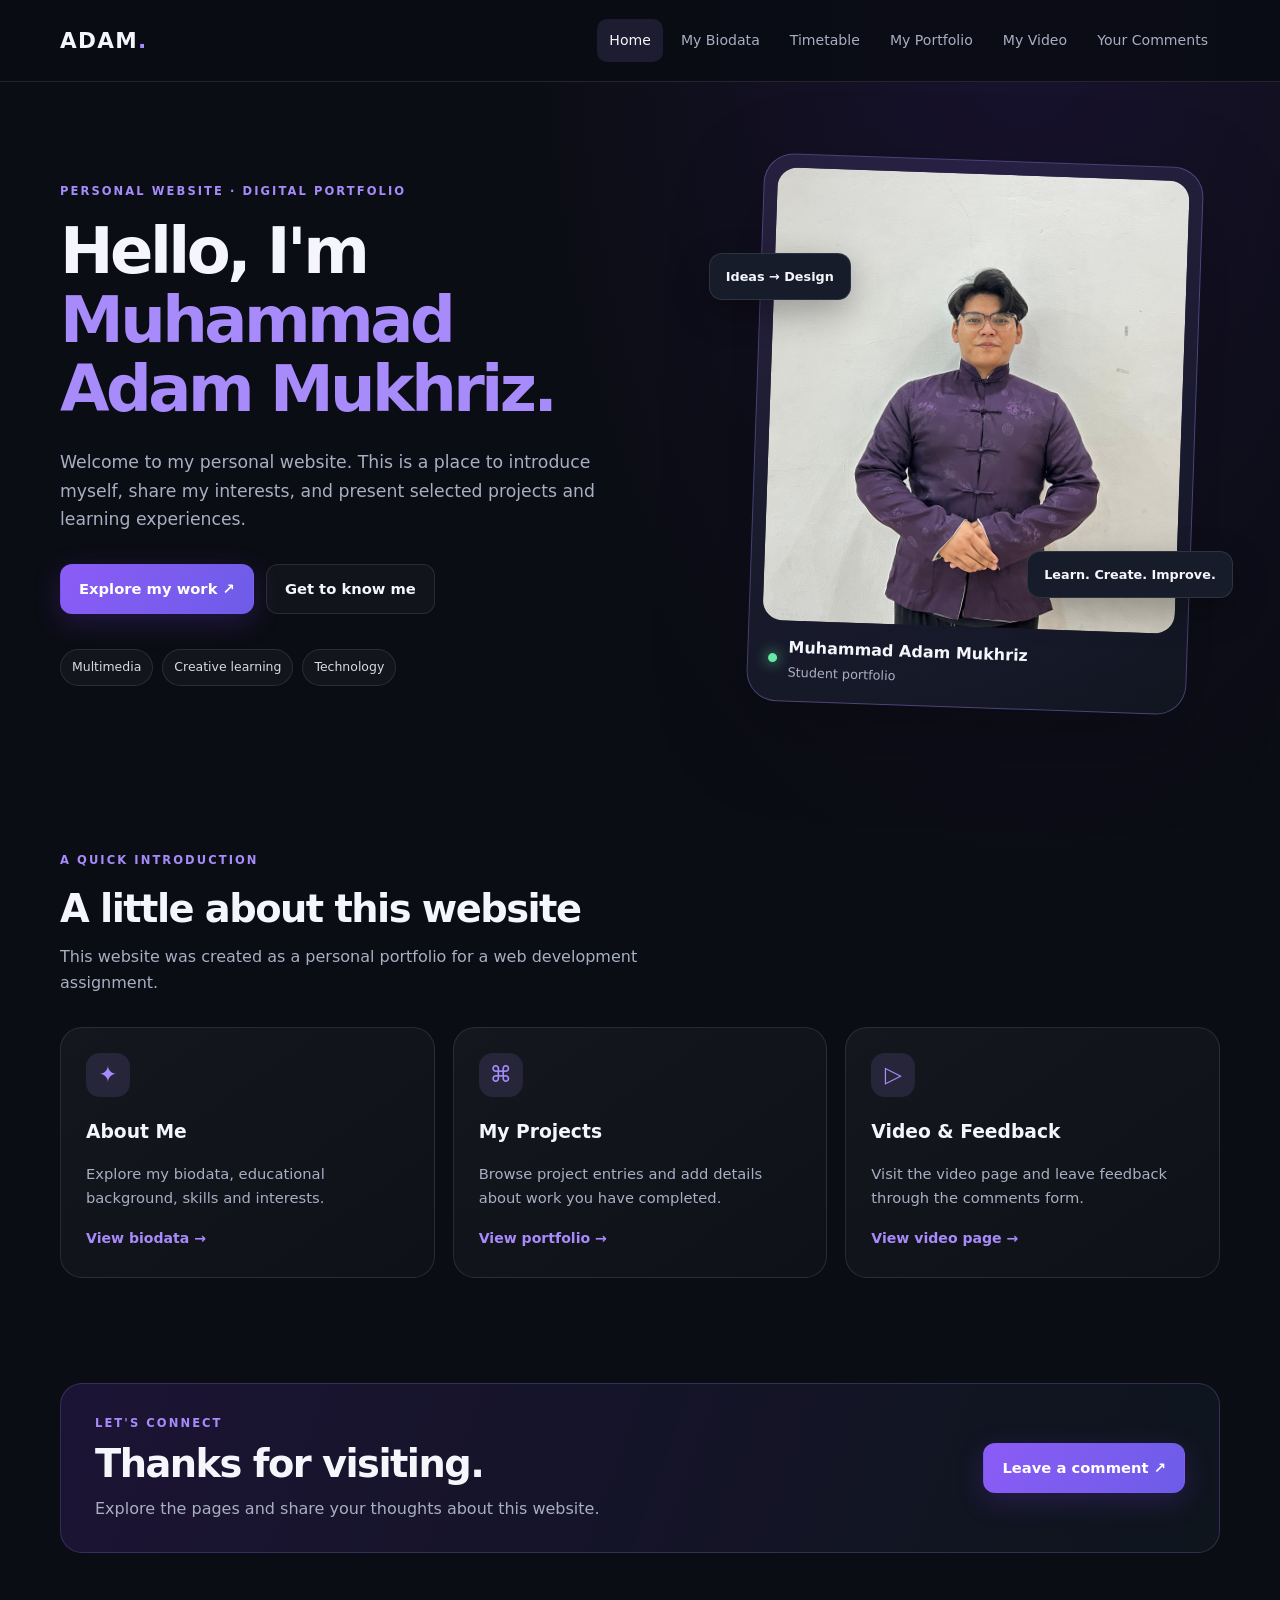
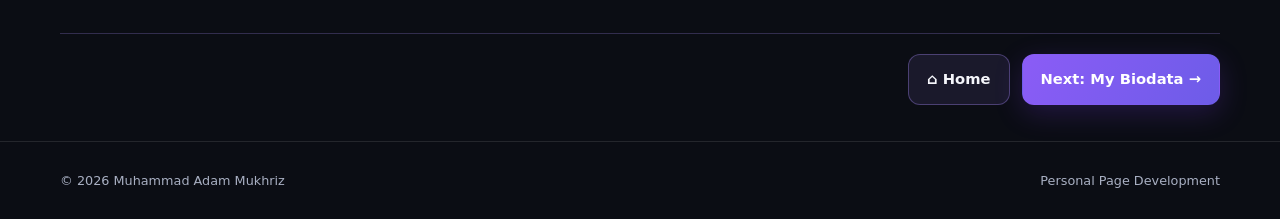
<file: index.html>
<!DOCTYPE html>
<html lang="en">
<head>
  <meta charset="UTF-8">
  <meta name="viewport" content="width=device-width, initial-scale=1.0">
  <meta name="description" content="The personal portfolio of Muhammad Adam Mukhriz.">
  <title>Home | Muhammad Adam Mukhriz</title>
  <link rel="stylesheet" href="css/style.css">
  <script src="js/script.js" defer></script>
</head>
<body>
<header class="site-header">
  <a class="brand" href="index.html">ADAM<span>.</span></a>
  <button class="menu-toggle" aria-label="Open navigation" aria-expanded="false">☰</button>
  <nav class="nav-links" aria-label="Main navigation">
    <a class="active" href="index.html">Home</a><a href="biodata.html">My Biodata</a><a href="timetable.html">Timetable</a>
    <a href="portfolio.html">My Portfolio</a><a href="video.html">My Video</a><a href="comments.html">Your Comments</a>
  </nav>
</header>
<main>
  <section class="hero container">
    <div class="hero-copy reveal">
      <p class="eyebrow">PERSONAL WEBSITE · DIGITAL PORTFOLIO</p>
      <h1>Hello, I'm<br><span>Muhammad Adam Mukhriz.</span></h1>
      <p class="lead">Welcome to my personal website. This is a place to introduce myself, share my interests, and present selected projects and learning experiences.</p>
      <div class="button-row"><a class="button primary" href="portfolio.html">Explore my work ↗</a><a class="button secondary" href="biodata.html">Get to know me</a></div>
      <div class="hero-tags"><span>Multimedia</span><span>Creative learning</span><span>Technology</span></div>
    </div>
    <div class="hero-visual reveal">
      <div class="portrait-frame">
        <img src="images\IMG-20260427-WA0046.jpg" alt="Illustrated placeholder profile portrait">
        <div class="portrait-caption"><span class="status-dot"></span><div><strong>Muhammad Adam Mukhriz</strong><small>Student portfolio</small></div></div>
      </div>
      <div class="floating-note note-one">Ideas → Design</div><div class="floating-note note-two">Learn. Create. Improve.</div>
    </div>
  </section>
  <section class="section container">
    <div class="section-heading"><p class="eyebrow">A QUICK INTRODUCTION</p><h2>A little about this website</h2><p>This website was created as a personal portfolio for a web development assignment.</p></div>
    <div class="feature-grid">
      <article class="feature-card reveal"><div class="feature-icon">✦</div><h3>About Me</h3><p>Explore my biodata, educational background, skills and interests.</p><a href="biodata.html" class="text-link">View biodata →</a></article>
      <article class="feature-card reveal"><div class="feature-icon">⌘</div><h3>My Projects</h3><p>Browse project entries and add details about work you have completed.</p><a href="portfolio.html" class="text-link">View portfolio →</a></article>
      <article class="feature-card reveal"><div class="feature-icon">▷</div><h3>Video & Feedback</h3><p>Visit the video page and leave feedback through the comments form.</p><a href="video.html" class="text-link">View video page →</a></article>
    </div>
  </section>
  <section class="cta container reveal"><div><p class="eyebrow">LET'S CONNECT</p><h2>Thanks for visiting.</h2><p>Explore the pages and share your thoughts about this website.</p></div><a class="button primary" href="comments.html">Leave a comment ↗</a></section>
</main>

  <nav class="page-navigation container" aria-label="Page navigation">
    <span class="page-nav-spacer" aria-hidden="true"></span>
    <a class="button home-button" href="index.html">⌂ Home</a>
    <a class="button primary" href="biodata.html">Next: My Biodata →</a>
  </nav>

<footer class="site-footer"><span>© <span class="current-year"></span> Muhammad Adam Mukhriz</span><span>Personal Page Development</span></footer>
</body>
</html>
</file>
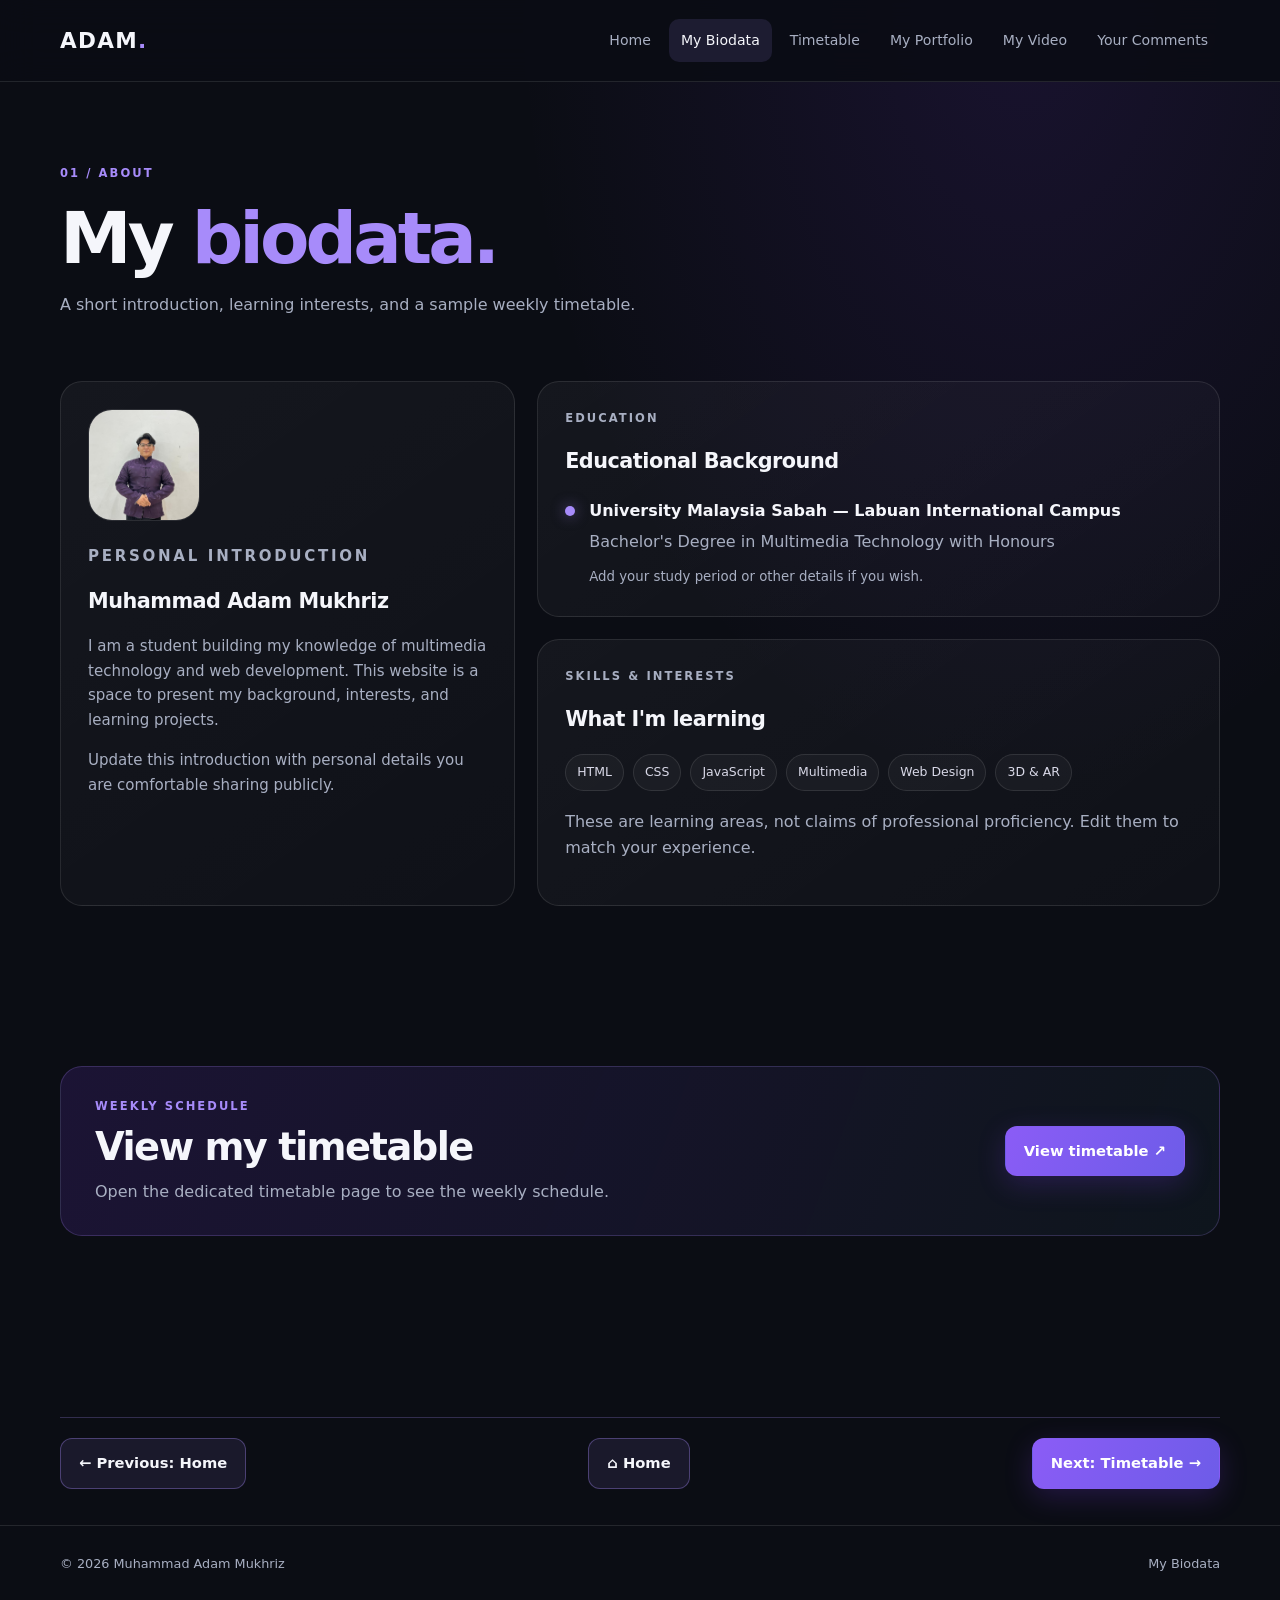
<file: biodata.html>
<!DOCTYPE html>
<html lang="en">
<head><meta charset="UTF-8"><meta name="viewport" content="width=device-width, initial-scale=1.0"><meta name="description" content="Biodata, skills, interests and timetable."><title>My Biodata | Muhammad Adam Mukhriz</title><link rel="stylesheet" href="css/style.css"><script src="js/script.js" defer></script></head>
<body>
<header class="site-header"><a class="brand" href="index.html">ADAM<span>.</span></a><button class="menu-toggle" aria-label="Open navigation" aria-expanded="false">☰</button><nav class="nav-links" aria-label="Main navigation"><a href="index.html">Home</a><a class="active" href="biodata.html">My Biodata</a><a href="timetable.html">Timetable</a><a href="portfolio.html">My Portfolio</a><a href="video.html">My Video</a><a href="comments.html">Your Comments</a></nav></header>
<main>
  <section class="page-hero container"><p class="eyebrow">01 / ABOUT</p><h1>My <span>biodata.</span></h1><p>A short introduction, learning interests, and a sample weekly timetable.</p></section>
  <section class="container content-grid">
    <article class="panel profile-panel reveal"><img class="profile-small" src="images\IMG-20260427-WA0046.jpg" alt="Illustrated placeholder profile portrait"><p class="eyebrow">PERSONAL INTRODUCTION</p><h2>Muhammad Adam Mukhriz</h2><p>I am a student building my knowledge of multimedia technology and web development. This website is a space to present my background, interests, and learning projects.</p><p class="muted">Update this introduction with personal details you are comfortable sharing publicly.</p></article>
    <div class="stack">
      <article class="panel reveal"><p class="eyebrow">EDUCATION</p><h2>Educational Background</h2><div class="timeline-item"><span class="timeline-dot"></span><div><h3>University Malaysia Sabah — Labuan International Campus</h3><p>Bachelor's Degree in Multimedia Technology with Honours</p><small class="muted">Add your study period or other details if you wish.</small></div></div></article>
      <article class="panel reveal"><p class="eyebrow">SKILLS & INTERESTS</p><h2>What I'm learning</h2><div class="chip-list"><span>HTML</span><span>CSS</span><span>JavaScript</span><span>Multimedia</span><span>Web Design</span><span>3D & AR</span></div><p class="muted">These are learning areas, not claims of professional proficiency. Edit them to match your experience.</p></article>
    </div>
  </section>
  <section class="section container"><div class="cta reveal"><div><p class="eyebrow">WEEKLY SCHEDULE</p><h2>View my timetable</h2><p>Open the dedicated timetable page to see the weekly schedule.</p></div><a class="button primary" href="timetable.html">View timetable ↗</a></div></section>
</main>

  <nav class="page-navigation container" aria-label="Page navigation">
    <a class="button secondary" href="index.html">← Previous: Home</a>
    <a class="button home-button" href="index.html">⌂ Home</a>
    <a class="button primary" href="timetable.html">Next: Timetable →</a>
  </nav>

<footer class="site-footer"><span>© <span class="current-year"></span> Muhammad Adam Mukhriz</span><span>My Biodata</span></footer>
</body>
</html>
</file>
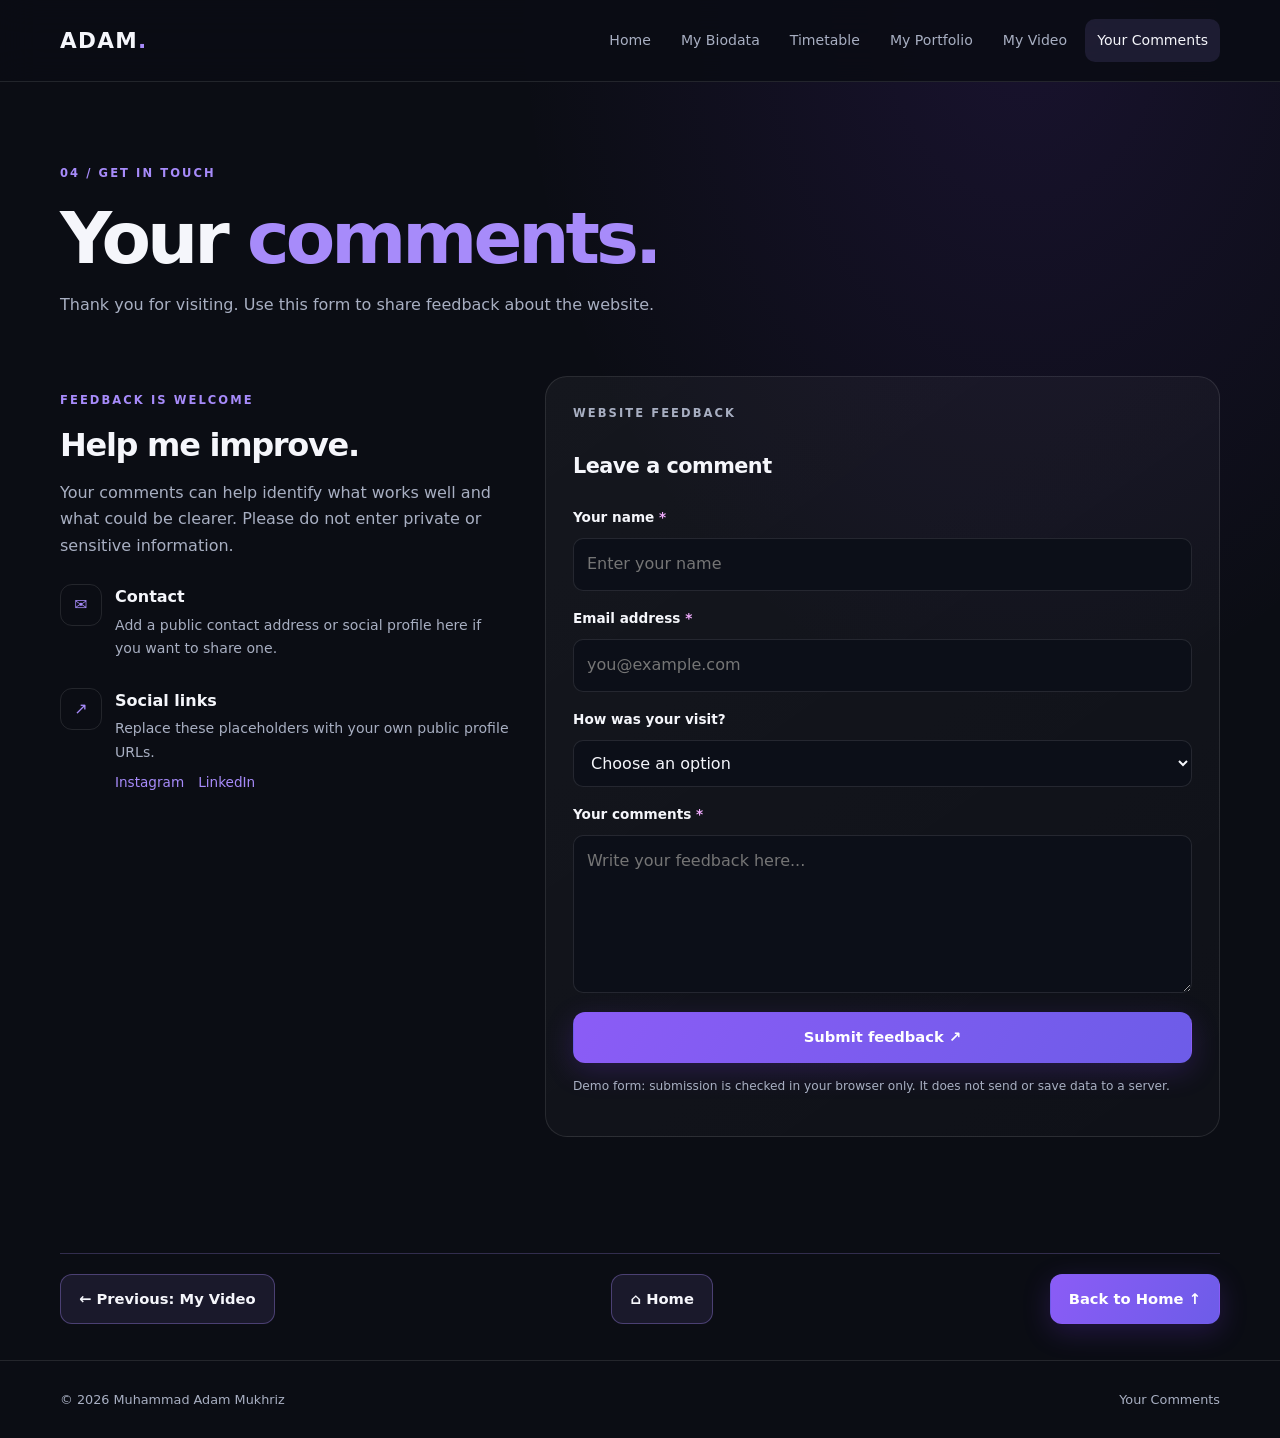
<file: comments.html>
<!DOCTYPE html>
<html lang="en">
<head><meta charset="UTF-8"><meta name="viewport" content="width=device-width, initial-scale=1.0"><meta name="description" content="Leave feedback on this personal portfolio."><title>Your Comments | Muhammad Adam Mukhriz</title><link rel="stylesheet" href="css/style.css"><script src="js/script.js" defer></script></head>
<body>
<header class="site-header"><a class="brand" href="index.html">ADAM<span>.</span></a><button class="menu-toggle" aria-label="Open navigation" aria-expanded="false">☰</button><nav class="nav-links" aria-label="Main navigation"><a href="index.html">Home</a><a href="biodata.html">My Biodata</a><a href="timetable.html">Timetable</a><a href="portfolio.html">My Portfolio</a><a href="video.html">My Video</a><a class="active" href="comments.html">Your Comments</a></nav></header>
<main>
  <section class="page-hero container"><p class="eyebrow">04 / GET IN TOUCH</p><h1>Your <span>comments.</span></h1><p>Thank you for visiting. Use this form to share feedback about the website.</p></section>
  <section class="container contact-layout">
    <div class="contact-copy reveal"><p class="eyebrow">FEEDBACK IS WELCOME</p><h2>Help me improve.</h2><p>Your comments can help identify what works well and what could be clearer. Please do not enter private or sensitive information.</p><div class="contact-detail"><span class="detail-icon">✉</span><div><strong>Contact</strong><p>Add a public contact address or social profile here if you want to share one.</p></div></div><div class="contact-detail"><span class="detail-icon">↗</span><div><strong>Social links</strong><p>Replace these placeholders with your own public profile URLs.</p><div class="social-links"><a href="#" class="placeholder-link">Instagram</a><a href="#" class="placeholder-link">LinkedIn</a></div></div></div></div>
    <form class="panel feedback-form reveal" id="feedback-form">
      <p class="eyebrow">WEBSITE FEEDBACK</p><h2>Leave a comment</h2>
      <label for="name">Your name <span>*</span></label><input id="name" name="name" type="text" placeholder="Enter your name" required>
      <label for="email">Email address <span>*</span></label><input id="email" name="email" type="email" placeholder="you@example.com" required>
      <label for="rating">How was your visit?</label><select id="rating" name="rating"><option value="">Choose an option</option><option>Excellent</option><option>Good</option><option>Average</option><option>Needs improvement</option></select>
      <label for="comments">Your comments <span>*</span></label><textarea id="comments" name="comments" rows="5" placeholder="Write your feedback here..." required></textarea>
      <button class="button primary form-submit" type="submit">Submit feedback ↗</button>
      <p class="form-note">Demo form: submission is checked in your browser only. It does not send or save data to a server.</p><div id="form-message" class="form-message" role="status" aria-live="polite"></div>
    </form>
  </section>
</main>

  <nav class="page-navigation container" aria-label="Page navigation">
    <a class="button secondary" href="video.html">← Previous: My Video</a>
    <a class="button home-button" href="index.html">⌂ Home</a>
    <a class="button primary" href="index.html">Back to Home ↑</a>
  </nav>

<footer class="site-footer"><span>© <span class="current-year"></span> Muhammad Adam Mukhriz</span><span>Your Comments</span></footer>
</body>
</html>
</file>
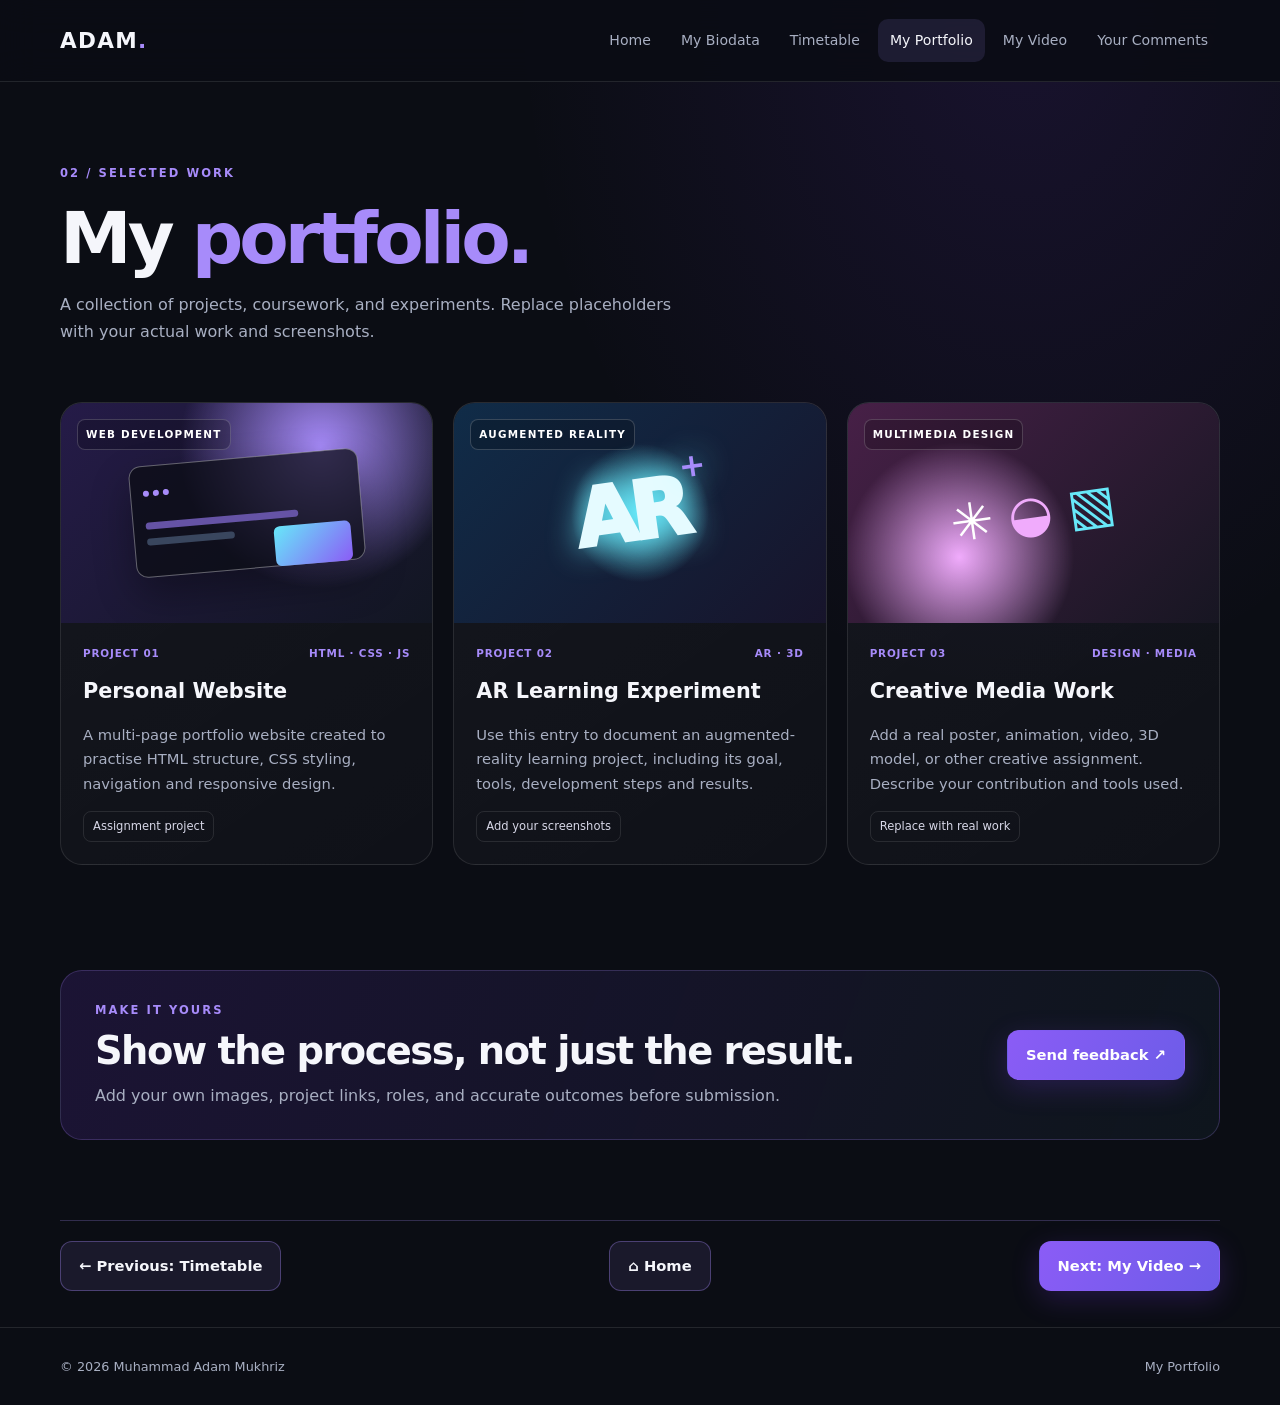
<file: portfolio.html>
<!DOCTYPE html>
<html lang="en">
<head><meta charset="UTF-8"><meta name="viewport" content="width=device-width, initial-scale=1.0"><meta name="description" content="Selected projects and learning work."><title>My Portfolio | Muhammad Adam Mukhriz</title><link rel="stylesheet" href="css/style.css"><script src="js/script.js" defer></script></head>
<body>
<header class="site-header"><a class="brand" href="index.html">ADAM<span>.</span></a><button class="menu-toggle" aria-label="Open navigation" aria-expanded="false">☰</button><nav class="nav-links" aria-label="Main navigation"><a href="index.html">Home</a><a href="biodata.html">My Biodata</a><a href="timetable.html">Timetable</a><a class="active" href="portfolio.html">My Portfolio</a><a href="video.html">My Video</a><a href="comments.html">Your Comments</a></nav></header>
<main>
  <section class="page-hero container"><p class="eyebrow">02 / SELECTED WORK</p><h1>My <span>portfolio.</span></h1><p>A collection of projects, coursework, and experiments. Replace placeholders with your actual work and screenshots.</p></section>
  <section class="container section portfolio-grid">
    <article class="project-card reveal"><div class="project-art art-purple"><span class="art-label">WEB DEVELOPMENT</span><div class="browser-art"><i></i><i></i><i></i><div class="browser-line"></div><div class="browser-block"></div><div class="browser-line short"></div></div></div><div class="project-body"><div class="project-meta"><span>PROJECT 01</span><span>HTML · CSS · JS</span></div><h2>Personal Website</h2><p>A multi-page portfolio website created to practise HTML structure, CSS styling, navigation and responsive design.</p><span class="project-status">Assignment project</span></div></article>
    <article class="project-card reveal"><div class="project-art art-blue"><span class="art-label">AUGMENTED REALITY</span><div class="ar-symbol"><span>AR</span><b>+</b></div></div><div class="project-body"><div class="project-meta"><span>PROJECT 02</span><span>AR · 3D</span></div><h2>AR Learning Experiment</h2><p>Use this entry to document an augmented-reality learning project, including its goal, tools, development steps and results.</p><span class="project-status">Add your screenshots</span></div></article>
    <article class="project-card reveal"><div class="project-art art-pink"><span class="art-label">MULTIMEDIA DESIGN</span><div class="design-symbol"><span>✳</span><span>◒</span><span>▧</span></div></div><div class="project-body"><div class="project-meta"><span>PROJECT 03</span><span>DESIGN · MEDIA</span></div><h2>Creative Media Work</h2><p>Add a real poster, animation, video, 3D model, or other creative assignment. Describe your contribution and tools used.</p><span class="project-status">Replace with real work</span></div></article>
  </section>
  <section class="container cta reveal"><div><p class="eyebrow">MAKE IT YOURS</p><h2>Show the process, not just the result.</h2><p>Add your own images, project links, roles, and accurate outcomes before submission.</p></div><a class="button primary" href="comments.html">Send feedback ↗</a></section>
</main>

  <nav class="page-navigation container" aria-label="Page navigation">
    <a class="button secondary" href="timetable.html">← Previous: Timetable</a>
    <a class="button home-button" href="index.html">⌂ Home</a>
    <a class="button primary" href="video.html">Next: My Video →</a>
  </nav>

<footer class="site-footer"><span>© <span class="current-year"></span> Muhammad Adam Mukhriz</span><span>My Portfolio</span></footer>
</body>
</html>
</file>
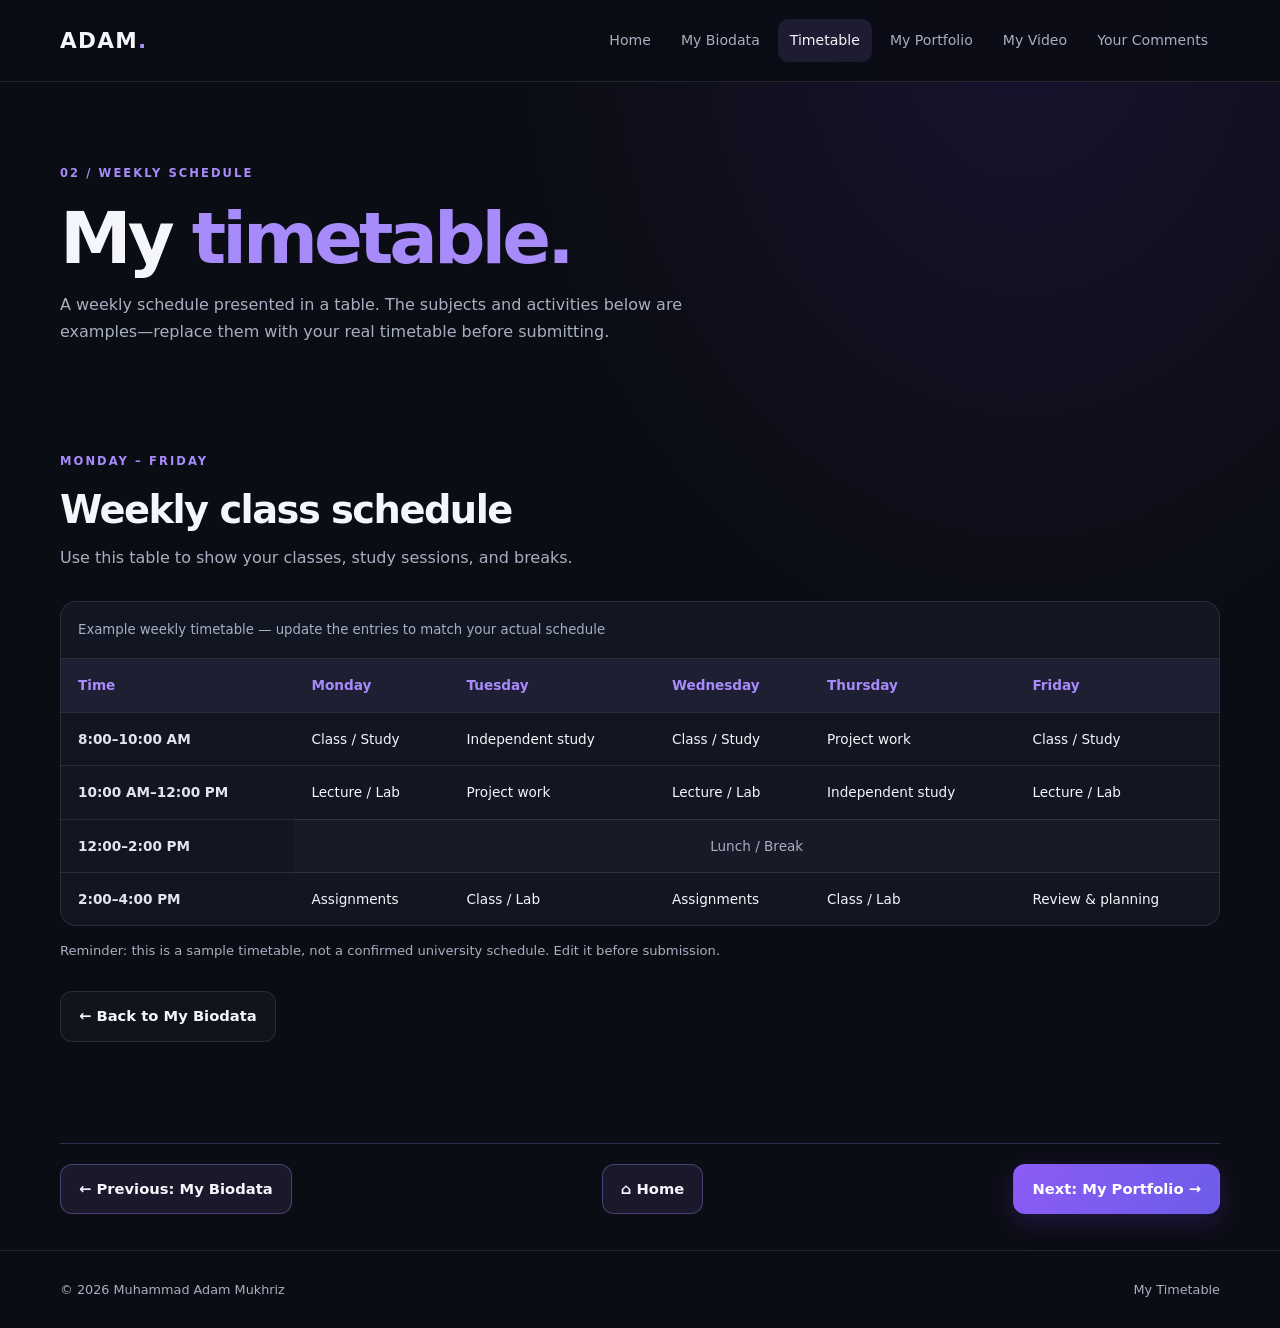
<file: timetable.html>
<!DOCTYPE html>
<html lang="en">
<head>
  <meta charset="UTF-8">
  <meta name="viewport" content="width=device-width, initial-scale=1.0">
  <meta name="description" content="A sample weekly timetable for Muhammad Adam Mukhriz.">
  <title>My Timetable | Muhammad Adam Mukhriz</title>
  <link rel="stylesheet" href="css/style.css">
  <script src="js/script.js" defer></script>
</head>
<body>
<header class="site-header">
  <a class="brand" href="index.html">ADAM<span>.</span></a>
  <button class="menu-toggle" aria-label="Open navigation" aria-expanded="false">☰</button>
  <nav class="nav-links" aria-label="Main navigation">
    <a href="index.html">Home</a>
    <a href="biodata.html">My Biodata</a>
    <a class="active" href="timetable.html">Timetable</a>
    <a href="portfolio.html">My Portfolio</a>
    <a href="video.html">My Video</a>
    <a href="comments.html">Your Comments</a>
  </nav>
</header>
<main>
  <section class="page-hero container">
    <p class="eyebrow">02 / WEEKLY SCHEDULE</p>
    <h1>My <span>timetable.</span></h1>
    <p>A weekly schedule presented in a table. The subjects and activities below are examples—replace them with your real timetable before submitting.</p>
  </section>
  <section class="section container">
    <div class="section-heading">
      <p class="eyebrow">MONDAY – FRIDAY</p>
      <h2>Weekly class schedule</h2>
      <p>Use this table to show your classes, study sessions, and breaks.</p>
    </div>
    <div class="table-wrap">
      <table>
        <caption>Example weekly timetable — update the entries to match your actual schedule</caption>
        <thead>
          <tr><th scope="col">Time</th><th scope="col">Monday</th><th scope="col">Tuesday</th><th scope="col">Wednesday</th><th scope="col">Thursday</th><th scope="col">Friday</th></tr>
        </thead>
        <tbody>
          <tr><th scope="row">8:00–10:00 AM</th><td>Class / Study</td><td>Independent study</td><td>Class / Study</td><td>Project work</td><td>Class / Study</td></tr>
          <tr><th scope="row">10:00 AM–12:00 PM</th><td>Lecture / Lab</td><td>Project work</td><td>Lecture / Lab</td><td>Independent study</td><td>Lecture / Lab</td></tr>
          <tr><th scope="row">12:00–2:00 PM</th><td colspan="5" class="break-cell">Lunch / Break</td></tr>
          <tr><th scope="row">2:00–4:00 PM</th><td>Assignments</td><td>Class / Lab</td><td>Assignments</td><td>Class / Lab</td><td>Review &amp; planning</td></tr>
        </tbody>
      </table>
    </div>
    <p class="note">Reminder: this is a sample timetable, not a confirmed university schedule. Edit it before submission.</p>
    <div class="button-row"><a class="button secondary" href="biodata.html">← Back to My Biodata</a></div>
  </section>
</main>

  <nav class="page-navigation container" aria-label="Page navigation">
    <a class="button secondary" href="biodata.html">← Previous: My Biodata</a>
    <a class="button home-button" href="index.html">⌂ Home</a>
    <a class="button primary" href="portfolio.html">Next: My Portfolio →</a>
  </nav>

<footer class="site-footer"><span>© <span class="current-year"></span> Muhammad Adam Mukhriz</span><span>My Timetable</span></footer>
</body>
</html>
</file>
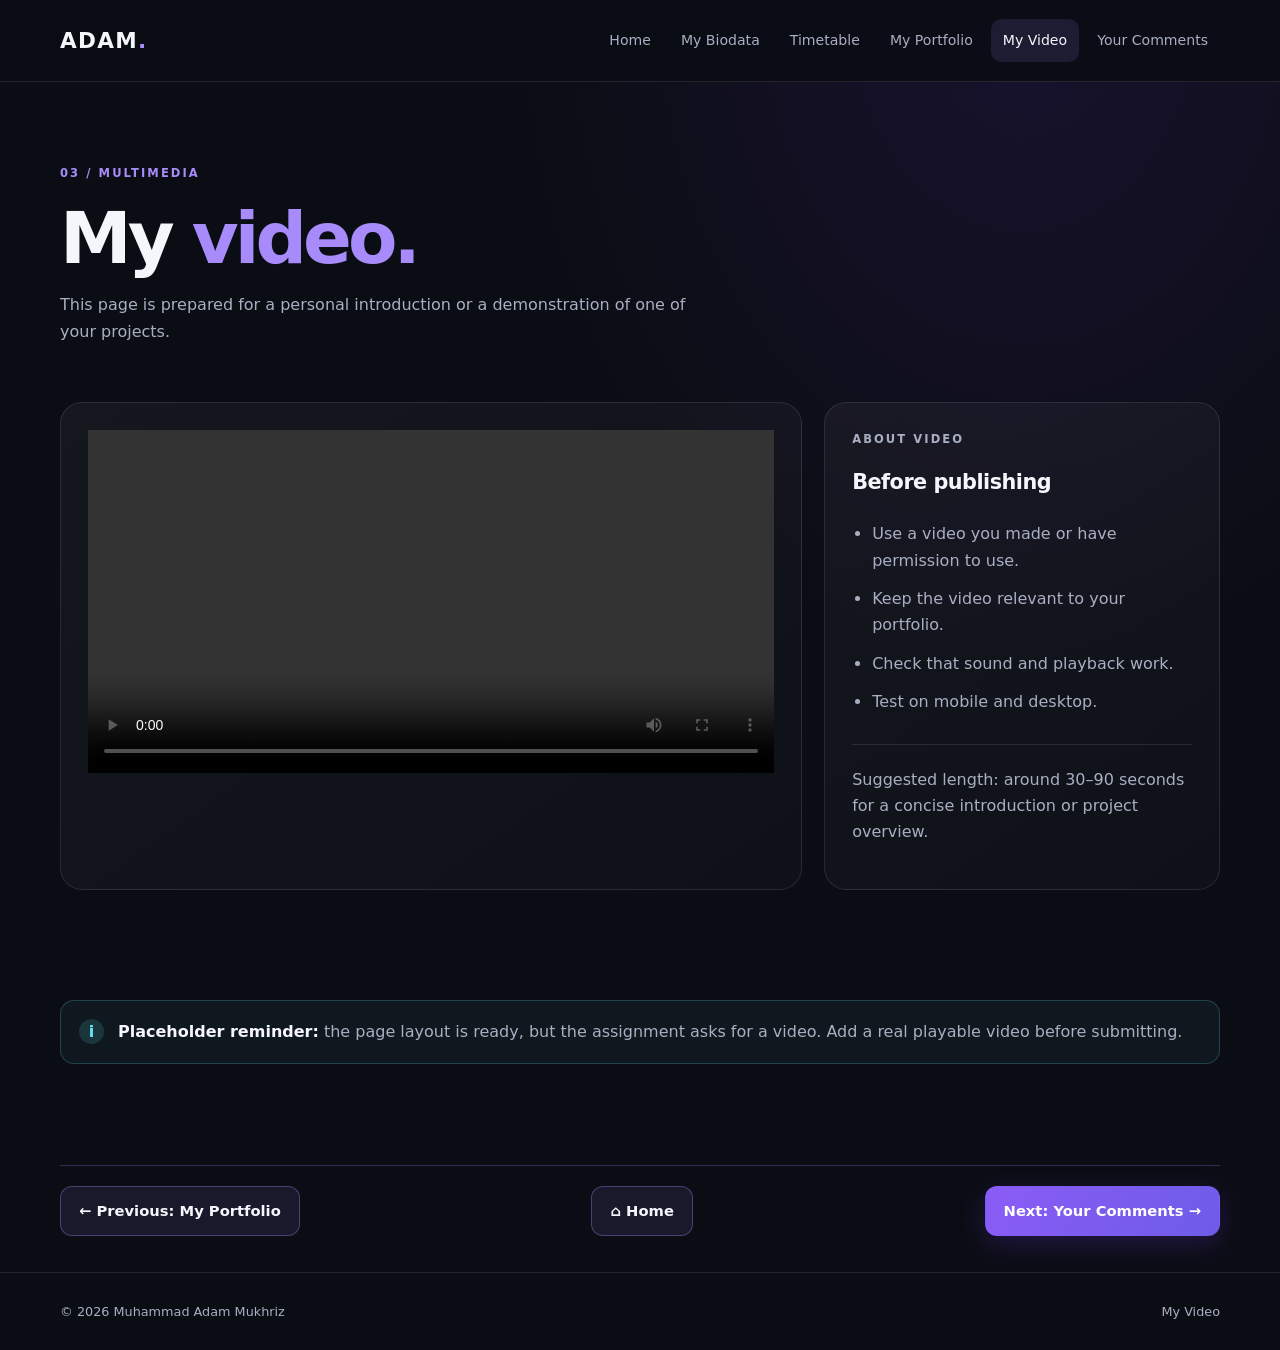
<file: video.html>
<!DOCTYPE html>
<html lang="en">
<head><meta charset="UTF-8"><meta name="viewport" content="width=device-width, initial-scale=1.0"><meta name="description" content="Video page for the personal portfolio."><title>My Video | Muhammad Adam Mukhriz</title><link rel="stylesheet" href="css/style.css"><script src="js/script.js" defer></script></head>
<body>
<header class="site-header"><a class="brand" href="index.html">ADAM<span>.</span></a><button class="menu-toggle" aria-label="Open navigation" aria-expanded="false">☰</button><nav class="nav-links" aria-label="Main navigation"><a href="index.html">Home</a><a href="biodata.html">My Biodata</a><a href="timetable.html">Timetable</a><a href="portfolio.html">My Portfolio</a><a class="active" href="video.html">My Video</a><a href="comments.html">Your Comments</a></nav></header>
<main>
  <section class="page-hero container"><p class="eyebrow">03 / MULTIMEDIA</p><h1>My <span>video.</span></h1><p>This page is prepared for a personal introduction or a demonstration of one of your projects.</p></section>
  <section class="container video-layout">
    <article class="panel video-panel reveal">
      <video controls width="100%">
        <source src="video/Shallow.mp4" type="video/mp4">
        Your browser does not support HTML video.
      </video>
    </article>
    <aside class="panel reveal"><p class="eyebrow">ABOUT VIDEO</p><h2>Before publishing</h2><ul class="check-list"><li>Use a video you made or have permission to use.</li><li>Keep the video relevant to your portfolio.</li><li>Check that sound and playback work.</li><li>Test on mobile and desktop.</li></ul><div class="divider"></div><p class="muted">Suggested length: around 30–90 seconds for a concise introduction or project overview.</p></aside>
  </section>
  <section class="container section"><div class="info-banner"><span class="info-icon">i</span><p><strong>Placeholder reminder:</strong> the page layout is ready, but the assignment asks for a video. Add a real playable video before submitting.</p></div></section>
</main>

  <nav class="page-navigation container" aria-label="Page navigation">
    <a class="button secondary" href="portfolio.html">← Previous: My Portfolio</a>
    <a class="button home-button" href="index.html">⌂ Home</a>
    <a class="button primary" href="comments.html">Next: Your Comments →</a>
  </nav>

<footer class="site-footer"><span>© <span class="current-year"></span> Muhammad Adam Mukhriz</span><span>My Video</span></footer>
</body>
</html>
</file>
<file: css/style.css>
:root{--bg:#0b0d14;--surface:#121622;--text:#f5f6fb;--muted:#a8afc2;--accent:#a78bfa;--accent2:#67e8f9;--border:rgba(255,255,255,.1);--radius:22px;--max:1160px}
*{box-sizing:border-box}html{scroll-behavior:smooth}body{margin:0;background:radial-gradient(ellipse at 80% 0%,rgba(124,58,237,.12),transparent 35%),var(--bg);color:var(--text);font-family:Inter,ui-sans-serif,system-ui,-apple-system,BlinkMacSystemFont,"Segoe UI",sans-serif;line-height:1.65}a{color:inherit;text-decoration:none}img{max-width:100%;display:block}button,input,textarea,select{font:inherit}.container{width:min(var(--max),calc(100% - 48px));margin-inline:auto}.site-header{height:82px;display:flex;align-items:center;justify-content:space-between;gap:24px;padding:0 max(24px,calc((100vw - var(--max))/2));border-bottom:1px solid var(--border);background:rgba(11,13,20,.9);backdrop-filter:blur(18px);position:sticky;top:0;z-index:20}.brand{font-size:1.35rem;font-weight:900;letter-spacing:.06em}.brand span,.hero h1 span,.page-hero h1 span{color:var(--accent)}.nav-links{display:flex;align-items:center;gap:6px}.nav-links a{font-size:.88rem;color:var(--muted);padding:10px 12px;border-radius:10px;transition:background .2s,color .2s}.nav-links a:hover,.nav-links a.active{background:rgba(167,139,250,.12);color:var(--text)}.menu-toggle{display:none;background:transparent;color:var(--text);border:1px solid var(--border);border-radius:10px;padding:8px 12px;font-size:1.2rem}.hero{min-height:610px;display:grid;grid-template-columns:1.1fr .9fr;align-items:center;gap:70px;padding-block:78px}.eyebrow{font-size:.72rem;font-weight:800;letter-spacing:.18em;color:var(--accent);margin:0 0 16px}.hero h1{font-size:clamp(2.7rem,5vw,4.8rem);line-height:1.08;letter-spacing:-.055em;margin:0 0 24px}.lead{font-size:1.08rem;color:var(--muted);max-width:590px}.button-row{display:flex;flex-wrap:wrap;gap:12px;margin-top:30px}.button{display:inline-flex;align-items:center;justify-content:center;gap:12px;padding:12px 18px;border-radius:12px;font-weight:750;font-size:.92rem;border:1px solid transparent;cursor:pointer;transition:transform .2s,filter .2s}.button:hover{transform:translateY(-2px);filter:brightness(1.1)}.primary{background:linear-gradient(120deg,#8b5cf6,#6d5ce8);color:white;box-shadow:0 8px 28px rgba(124,58,237,.22)}.secondary{border-color:var(--border);background:rgba(255,255,255,.03)}.hero-tags{display:flex;gap:9px;flex-wrap:wrap;margin-top:35px}.hero-tags span,.chip-list span{font-size:.78rem;color:#d9d9e8;border:1px solid var(--border);background:rgba(255,255,255,.035);padding:7px 11px;border-radius:100px}.hero-visual{position:relative;max-width:440px;width:100%;justify-self:center}.portrait-frame{padding:13px;border:1px solid rgba(167,139,250,.35);background:linear-gradient(145deg,rgba(167,139,250,.14),rgba(103,232,249,.04));border-radius:30px;transform:rotate(2deg);box-shadow:0 28px 90px rgba(0,0,0,.25)}.portrait-frame>img{width:100%;aspect-ratio:4/4.4;object-fit:cover;border-radius:20px;background:#171c2b}.portrait-caption{display:flex;align-items:center;gap:11px;padding:14px 7px 5px}.portrait-caption strong,.portrait-caption small{display:block}.portrait-caption small{color:var(--muted);font-size:.8rem}.status-dot{width:9px;height:9px;border-radius:50%;background:#67e8a5;box-shadow:0 0 14px #67e8a5}.floating-note{position:absolute;padding:12px 16px;border:1px solid var(--border);border-radius:13px;background:#171c2b;box-shadow:0 12px 35px rgba(0,0,0,.3);font-size:.8rem;font-weight:750;animation:float 4s ease-in-out infinite}.note-one{top:17%;left:-46px}.note-two{bottom:20%;right:-38px;animation-delay:-2s}.section{padding-block:65px}.section-heading{max-width:650px;margin-bottom:30px}.section-heading h2,.cta h2{font-size:clamp(1.8rem,3vw,2.7rem);letter-spacing:-.04em;line-height:1.2;margin:0 0 12px}.section-heading>p:last-child,.cta p:not(.eyebrow){color:var(--muted);margin:0}.feature-grid{display:grid;grid-template-columns:repeat(3,1fr);gap:18px}.feature-card,.panel,.project-card{border:1px solid var(--border);background:linear-gradient(145deg,rgba(255,255,255,.045),rgba(255,255,255,.018));border-radius:var(--radius)}.feature-card{padding:25px;transition:transform .25s,border-color .25s}.feature-card:hover,.project-card:hover{transform:translateY(-5px);border-color:rgba(167,139,250,.4)}.feature-icon{display:grid;place-items:center;width:44px;height:44px;border-radius:14px;background:rgba(167,139,250,.13);color:var(--accent);font-size:1.4rem}.feature-card h3{margin:20px 0 7px}.feature-card p,.project-body p{color:var(--muted);font-size:.92rem}.text-link{font-weight:750;color:var(--accent);font-size:.88rem}.cta{margin-block:40px 80px;padding:30px 34px;border:1px solid rgba(167,139,250,.22);border-radius:var(--radius);background:linear-gradient(110deg,rgba(124,58,237,.15),rgba(103,232,249,.04));display:flex;justify-content:space-between;align-items:center;gap:25px}.cta h2{margin-bottom:9px}.cta .eyebrow{margin-bottom:8px}.site-footer{min-height:78px;padding:20px max(24px,calc((100vw - var(--max))/2));border-top:1px solid var(--border);display:flex;align-items:center;justify-content:space-between;gap:20px;color:var(--muted);font-size:.8rem}.page-hero{padding-block:82px 42px}.page-hero h1{font-size:clamp(2.8rem,6vw,4.5rem);line-height:1.1;letter-spacing:-.055em;margin:0 0 14px}.page-hero>p:last-child{max-width:650px;color:var(--muted);margin:0}.content-grid{display:grid;grid-template-columns:.8fr 1.2fr;gap:22px;padding-block:20px 55px}.panel{padding:27px}.panel h2{font-size:1.3rem;letter-spacing:-.025em;margin:0 0 13px}.panel p{color:var(--muted)}.profile-panel p{font-size:.94rem}.profile-small{width:112px;height:112px;object-fit:cover;border-radius:24px;border:1px solid var(--border);margin-bottom:23px}.stack{display:grid;gap:22px}.timeline-item{display:flex;gap:14px;margin-top:20px}.timeline-dot{width:10px;height:10px;flex:none;border-radius:50%;background:var(--accent);margin-top:8px;box-shadow:0 0 14px rgba(167,139,250,.5)}.timeline-item h3{margin:0 0 5px;font-size:1rem}.timeline-item p{margin:0 0 7px}.muted,small.muted{color:var(--muted)!important}.chip-list{display:flex;flex-wrap:wrap;gap:9px;margin-block:18px}.table-wrap{overflow-x:auto;border:1px solid var(--border);border-radius:16px;background:var(--surface)}table{width:100%;border-collapse:collapse;min-width:760px;text-align:left}caption{text-align:left;padding:17px;color:var(--muted);font-size:.83rem}th,td{padding:15px 17px;border-top:1px solid var(--border);font-size:.85rem}thead th{color:var(--accent);background:rgba(167,139,250,.08)}tbody th{white-space:nowrap;color:#e4e4ee}.break-cell{text-align:center;color:var(--muted);background:rgba(255,255,255,.025)}.note{color:var(--muted);font-size:.82rem}.portfolio-grid{display:grid;grid-template-columns:repeat(3,1fr);gap:20px;padding-top:15px}.project-card{overflow:hidden;transition:transform .25s,border-color .25s}.project-art{height:220px;position:relative;display:grid;place-items:center;overflow:hidden}.art-purple{background:radial-gradient(circle at 70% 20%,#a78bfa,transparent 45%),linear-gradient(135deg,#251b48,#121622)}.art-blue{background:radial-gradient(circle at 50% 50%,#67e8f9,transparent 32%),linear-gradient(135deg,#102c48,#17142b)}.art-pink{background:radial-gradient(circle at 30% 70%,#f0abfc,transparent 38%),linear-gradient(135deg,#472047,#171622)}.art-label{position:absolute;top:16px;left:16px;font-size:.65rem;font-weight:850;letter-spacing:.12em;color:#fff;background:rgba(0,0,0,.22);border:1px solid rgba(255,255,255,.18);border-radius:8px;padding:6px 8px}.browser-art{width:62%;height:112px;border-radius:12px;border:1px solid rgba(255,255,255,.35);background:rgba(11,13,20,.75);padding:12px;transform:rotate(-5deg);box-shadow:0 18px 40px #0005}.browser-art i{display:inline-block;width:6px;height:6px;background:#a78bfa;border-radius:50%;margin-right:4px}.browser-line{height:7px;width:75%;border-radius:5px;background:#6553a5;margin-top:18px}.browser-line.short{width:43%;margin-top:9px;background:#39465e}.browser-block{float:right;width:38%;height:40px;background:linear-gradient(135deg,#67e8f9,#8b5cf6);border-radius:6px;margin-top:8px}.ar-symbol{font-size:5rem;font-weight:950;letter-spacing:-.08em;color:#e5fbff;text-shadow:0 0 32px #67e8f9;transform:rotate(-8deg)}.ar-symbol b{font-size:2rem;color:#a78bfa;vertical-align:top}.design-symbol{display:flex;gap:15px;align-items:center;font-size:3.2rem;color:#fff;transform:rotate(-8deg)}.design-symbol span:nth-child(2){color:#f0abfc}.design-symbol span:nth-child(3){color:#67e8f9}.project-body{padding:22px}.project-meta{display:flex;justify-content:space-between;gap:10px;color:var(--accent);font-size:.65rem;font-weight:800;letter-spacing:.08em}.project-body h2{font-size:1.3rem;margin:12px 0 5px}.project-status{display:inline-block;padding:5px 9px;border:1px solid var(--border);border-radius:8px;color:#d7d7e7;font-size:.72rem}.video-layout{display:grid;grid-template-columns:1.5fr .8fr;gap:22px;padding-block:15px 45px}.video-placeholder{min-height:310px;display:flex;flex-direction:column;align-items:center;justify-content:center;text-align:center;border:1px dashed rgba(167,139,250,.45);border-radius:15px;background:radial-gradient(circle,rgba(124,58,237,.18),transparent 60%),#0d101a}.play-circle{display:grid;place-items:center;width:66px;height:66px;border-radius:50%;background:#8b5cf6;color:white;padding-left:4px;font-size:1.3rem;box-shadow:0 0 40px #8b5cf655}.video-placeholder p{color:var(--text);font-weight:850;letter-spacing:.14em;margin:18px 0 3px}.video-placeholder small{color:var(--muted)}.video-caption{display:flex;justify-content:space-between;align-items:center;gap:15px;margin-top:22px}.video-caption h2{margin:0}.video-caption .eyebrow{margin-bottom:4px}.check-list{padding-left:20px;color:var(--muted)}.check-list li{padding:6px 0}.divider{height:1px;background:var(--border);margin:22px 0}.info-banner{display:flex;align-items:flex-start;gap:14px;border:1px solid rgba(103,232,249,.2);background:rgba(103,232,249,.05);border-radius:14px;padding:18px}.info-banner p{margin:0;color:var(--muted)}.info-banner strong{color:var(--text)}.info-icon{display:grid;place-items:center;flex:none;width:25px;height:25px;border-radius:50%;background:rgba(103,232,249,.14);color:var(--accent2);font-weight:900}.contact-layout{display:grid;grid-template-columns:.8fr 1.2fr;gap:35px;padding-block:15px 80px}.contact-copy{padding:15px 0}.contact-copy h2{font-size:2rem;line-height:1.2;letter-spacing:-.04em;margin:0 0 15px}.contact-copy>p:not(.eyebrow){color:var(--muted)}.contact-detail{display:flex;gap:13px;margin-top:25px}.detail-icon{display:grid;place-items:center;width:42px;height:42px;flex:none;border:1px solid var(--border);border-radius:12px;color:var(--accent)}.contact-detail strong{display:block}.contact-detail p{margin:3px 0;color:var(--muted);font-size:.88rem}.social-links{display:flex;gap:14px;margin-top:7px}.social-links a{color:var(--accent);font-size:.85rem}.feedback-form{display:flex;flex-direction:column;gap:10px}.feedback-form h2{margin-bottom:7px}.feedback-form label{font-size:.85rem;font-weight:750;margin-top:6px}.feedback-form label span{color:#f0abfc}.feedback-form input,.feedback-form textarea,.feedback-form select{width:100%;color:var(--text);background:#0c0f18;border:1px solid var(--border);border-radius:10px;padding:12px 13px;outline:none}.feedback-form input:focus,.feedback-form textarea:focus,.feedback-form select:focus{border-color:var(--accent)}.feedback-form textarea{resize:vertical}.feedback-form select option{background:#121622}.form-submit{margin-top:9px}.form-note{font-size:.76rem!important;margin:3px 0}.form-message{font-size:.87rem;color:var(--accent2)}.form-message.error{color:#fda4af}.reveal{opacity:0;transform:translateY(14px);transition:opacity .65s ease,transform .65s ease}.reveal.visible{opacity:1;transform:translateY(0)}@keyframes float{0%,100%{transform:translateY(0)}50%{transform:translateY(-9px)}}@media(prefers-reduced-motion:reduce){*,*::before,*::after{scroll-behavior:auto!important;animation-duration:.01ms!important;transition-duration:.01ms!important}.reveal{opacity:1;transform:none}}@media(max-width:900px){.site-header{padding-inline:24px}.nav-links a{padding:9px 8px;font-size:.8rem}.hero{gap:35px}.feature-grid,.portfolio-grid{grid-template-columns:repeat(2,1fr)}.portfolio-grid .project-card:last-child{grid-column:span 2}.content-grid,.contact-layout{grid-template-columns:1fr 1fr}.video-layout{grid-template-columns:1fr}}@media(max-width:680px){.container{width:calc(100% - 36px)}.site-header{height:70px;padding-inline:18px}.menu-toggle{display:block}.nav-links{display:none;position:absolute;top:69px;left:0;right:0;padding:12px 18px 18px;background:#0e111b;border-bottom:1px solid var(--border);flex-direction:column;align-items:stretch}.nav-links.open{display:flex}.nav-links a{font-size:.92rem;padding:12px}.hero{grid-template-columns:1fr;gap:45px;padding-block:60px 45px}.hero h1{font-size:clamp(2.6rem,12vw,4rem)}.hero-visual{max-width:350px}.note-one{left:-12px}.note-two{right:-12px}.section{padding-block:45px}.feature-grid,.portfolio-grid{grid-template-columns:1fr}.portfolio-grid .project-card:last-child{grid-column:auto}.cta{margin-block:30px 55px;padding:25px;align-items:flex-start;flex-direction:column}.site-footer{padding:22px 18px;flex-direction:column;align-items:flex-start;gap:5px}.page-hero{padding-block:60px 30px}.content-grid,.contact-layout{grid-template-columns:1fr;padding-bottom:40px}.panel{padding:22px}.project-art{height:205px}.video-placeholder{min-height:230px}.video-caption{align-items:flex-start;flex-direction:column}.contact-layout{gap:20px}.section-heading h2{font-size:2rem}}


/* Previous / Home / Next buttons on every page */
.page-navigation {
    display: flex;
    align-items: center;
    justify-content: space-between;
    gap: 12px;
    margin-top: 36px;
    margin-bottom: 36px;
    padding-top: 20px;
    border-top: 1px solid rgba(167, 139, 250, 0.25);
}

.page-navigation .button {
    display: inline-flex;
    align-items: center;
    justify-content: center;
    gap: 8px;
    text-align: center;
    text-decoration: none;
    transition: transform 0.2s ease, box-shadow 0.2s ease, background 0.2s ease;
}

.page-navigation .button:hover {
    transform: translateY(-3px);
    box-shadow: 0 8px 22px rgba(124, 58, 237, 0.22);
}

.page-navigation .secondary,
.page-navigation .home-button {
    background: rgba(167, 139, 250, 0.10);
    color: var(--text, #f5f3ff);
    border: 1px solid rgba(167, 139, 250, 0.35);
}

.page-nav-spacer {
    flex: 1;
}

@media (max-width: 640px) {
    .page-navigation {
        display: grid;
        grid-template-columns: 1fr 1fr;
    }
    .page-navigation .home-button {
        grid-column: 1 / -1;
        grid-row: 1;
    }
    .page-navigation .button {
        width: 100%;
        padding-left: 10px;
        padding-right: 10px;
        font-size: 0.9rem;
    }
}



/* Global hover feedback for all clickable / interactive elements */
a,
button,
input,
select,
textarea,
summary,
label[for],
[role="button"],
[role="link"],
[tabindex]:not([tabindex="-1"]),
.nav-links a,
.button,
.menu-toggle {
    transition:
        color 0.2s ease,
        background-color 0.2s ease,
        border-color 0.2s ease,
        box-shadow 0.2s ease,
        transform 0.2s ease,
        opacity 0.2s ease,
        filter 0.2s ease;
}

a:hover,
[role="link"]:hover {
    color: var(--accent, #c4b5fd);
}

button:hover,
.button:hover,
input[type="button"]:hover,
input[type="submit"]:hover,
input[type="reset"]:hover,
[role="button"]:hover,
.menu-toggle:hover {
    filter: brightness(1.12);
    box-shadow: 0 7px 20px rgba(124, 58, 237, 0.24);
    transform: translateY(-2px);
}

input:not([type="hidden"]):not([type="checkbox"]):not([type="radio"]):hover,
select:hover,
textarea:hover {
    border-color: #a78bfa;
    box-shadow: 0 0 0 2px rgba(167, 139, 250, 0.12);
}

input[type="checkbox"]:hover,
input[type="radio"]:hover,
label[for]:hover {
    cursor: pointer;
    accent-color: #a78bfa;
}

summary:hover {
    background-color: rgba(167, 139, 250, 0.08);
}

a:focus-visible,
button:focus-visible,
input:focus-visible,
select:focus-visible,
textarea:focus-visible,
summary:focus-visible,
[role="button"]:focus-visible,
[role="link"]:focus-visible,
[tabindex]:focus-visible {
    outline: 3px solid #a78bfa;
    outline-offset: 3px;
}

button:active,
.button:active,
input[type="button"]:active,
input[type="submit"]:active,
input[type="reset"]:active,
[role="button"]:active {
    transform: translateY(0) scale(0.98);
}

@media (prefers-reduced-motion: reduce) {
    a, button, input, select, textarea, summary, label[for],
    [role="button"], [role="link"], [tabindex] {
        transition: none !important;
    }
    button:hover, .button:hover, input[type="button"]:hover,
    input[type="submit"]:hover, input[type="reset"]:hover,
    [role="button"]:hover, .menu-toggle:hover {
        transform: none;
    }
}
</file>
